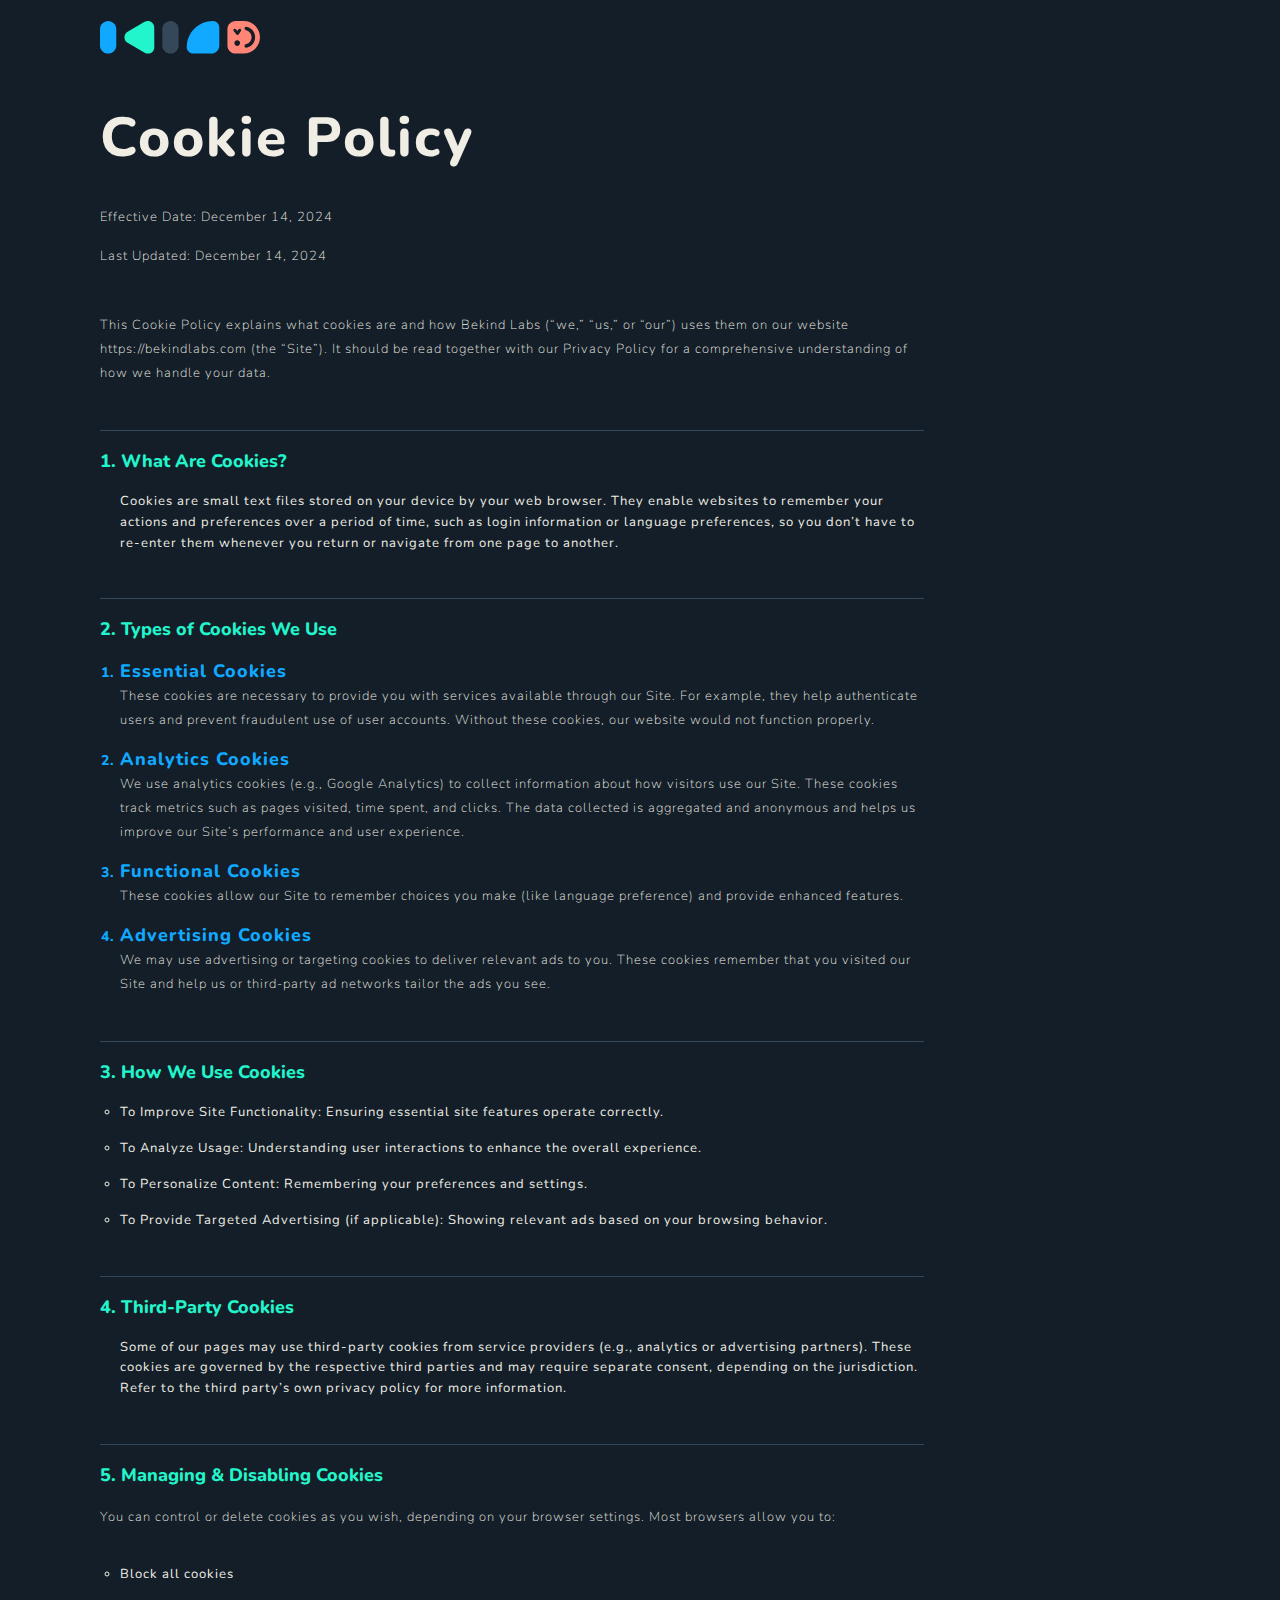
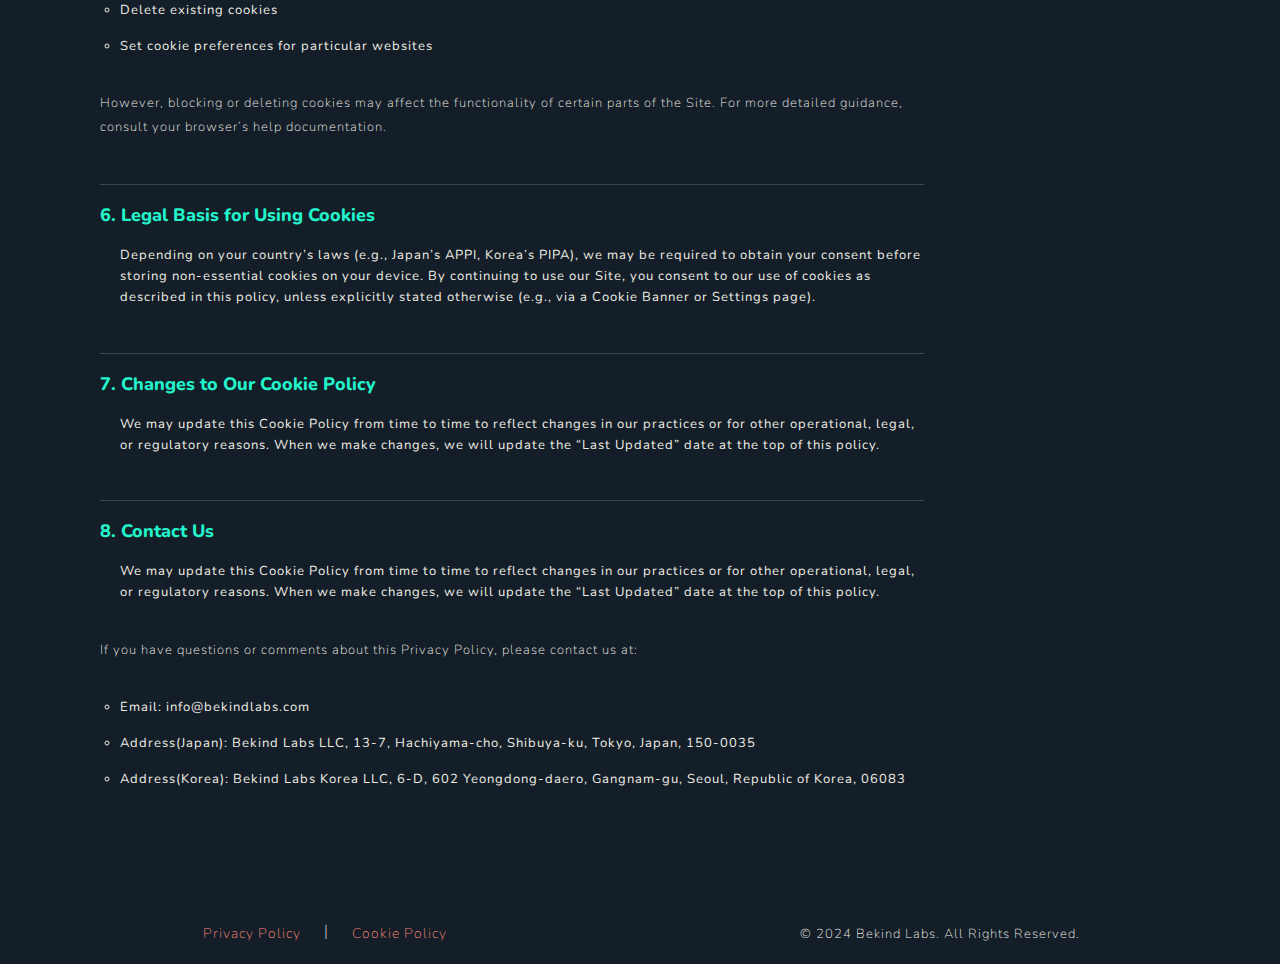
<file: cookie-policy.html>
<!DOCTYPE html>
<html lang="EN">
    <head>
        <meta charset="UTF-8">
        <meta http-equiv="X-UA-Compatible" content="IE=edge">
        <meta name="viewport" content="width=device-width, initial-scale=1.0">
        <title>Always Be Kind!</title>
        <link rel="preconnect" href="https://fonts.googleapis.com">
        <link rel="preconnect" href="https://fonts.gstatic.com" crossorigin>
        <link href="https://fonts.googleapis.com/css2?family=Nunito:ital,wght@0,200..1000;1,200..1000&display=swap" rel="stylesheet">
        <link rel="stylesheet" href="css/main.css">
        <script src="scripts/script.js" defer></script>

        <!-- ICO 파일 -->
        <link rel="icon" href="img/favicon.ico?v=2" type="image/x-icon">


    </head>
<body>
    <header>
        <div class="header-sub">
            <a href="http://bekindlabs.com"><img src="img/logo_KIND.svg" alt="Bekind Labs Logo" class="header__logo"></a>
        <!-- <div class="navigation">
            <input type="checkbox" class="navigation__checkbox" id="navi-toggle">
    
            <label for="navi-toggle" class="navigation__button">
                <span class="navigation__icon">&nbsp;</span>
            </label>
    
            <div class="navigation__background">&nbsp;</div>
    
            <nav class="navigation__nav">
                <ul class="navigation__list">
                    <li class="navigation__item"><a href="#section1" class="navigation__link"><span>01</span>Our vision</a></li>
                    <li class="navigation__item"><a href="#section2" class="navigation__link"><span>01</span>Our vision</a></li>
                    <li class="navigation__item"><a href="#section3" class="navigation__link"><span>02</span>What we offer</a></li>
                    <li class="navigation__item"><a href="#section4" class="navigation__link"><span>03</span>Our methodology</a></li>
                    <li class="navigation__item"><a href="#section5" class="navigation__link"><span>04</span>Careers</a></li>
                    <li class="navigation__item"><a href="#section6" class="navigation__link"><span>05</span>Contact us</a></li>
                </ul>
            </nav>
        </div> -->
        </div>
    
    </header>

    <main>
        <section class="subpages">
            <h1 class="subpages--h1">Cookie Policy </h1>
            <div>
                <p class="subpages--p">Effective Date: December 14, 2024</p>
                <p class="subpages--p">Last Updated: December 14, 2024</p>
            </div>

            <p class="subpages--p">
                This Cookie Policy explains what cookies are and how Bekind Labs (“we,” “us,” or “our”)
                uses them on our website https://bekindlabs.com (the “Site”). It should be read together 
                with our Privacy Policy for a comprehensive understanding of how we handle your data.
            </p>

            <div class="subpages__container">
                <h4 class="subpages--h3">1. What Are Cookies?</h4>
                <ul class="subpages__list-item subpages__list-item--none">
                    <li class="subpages--p">
                        Cookies are small text files stored on your device by your web browser. They enable websites 
                        to remember your actions and preferences over a period of time, such as login information or 
                        language preferences, so you don’t have to re-enter them whenever you return or navigate from 
                        one page to another.  
                    </li>
                </ul>
            </div>

            <div class="subpages__container">
                <h4 class="subpages--h3">2. Types of Cookies We Use</h4>
                <ul class="subpages__list-item subpages__list-item--number">
                    <li>
                        <h5 class="subpages--h5">Essential Cookies</h5>
                        <p class="subpages--p">
                            These cookies are necessary to provide you with services available through our Site. 
                            For example, they help authenticate users and prevent fraudulent use of user accounts. 
                            Without these cookies, our website would not function properly.
                        </p>
                    </li>
                    <li>
                        <h5 class="subpages--h5">Analytics Cookies</h5>
                        <p class="subpages--p">
                            We use analytics cookies (e.g., Google Analytics) to collect information about how visitors 
                            use our Site. These cookies track metrics such as pages visited, time spent, and clicks. 
                            The data collected is aggregated and anonymous and helps us improve our Site’s performance and 
                            user experience.
                        </p>
                    </li>
                    <li>
                        <h5 class="subpages--h5">Functional Cookies</h5>
                        <p class="subpages--p">
                            These cookies allow our Site to remember choices you make (like language preference) and provide 
                            enhanced features.
                        </p>
                    </li>
                    <li>
                        <h5 class="subpages--h5">Advertising Cookies</h5>
                        <p class="subpages--p">
                            We may use advertising or targeting cookies to deliver relevant ads to you. These cookies remember 
                            that you visited our Site and help us or third-party ad networks tailor the ads you see.  
                        </p>
                    </li>
                </ul>
            </div>

            <div class="subpages__container">
                <h4 class="subpages--h3">3. How We Use Cookies</h4>
                <ul class="subpages__list-item subpages__list-item--bullet">
                    <li class="subpages--p">To Improve Site Functionality: Ensuring essential site features operate correctly.</li>
                    <li class="subpages--p">To Analyze Usage: Understanding user interactions to enhance the overall experience.</li>
                    <li class="subpages--p">To Personalize Content: Remembering your preferences and settings.</li>
                    <li class="subpages--p">To Provide Targeted Advertising (if applicable): Showing relevant ads based on your browsing behavior.</li>
                </ul>
            </div>

            <div class="subpages__container">
                <h4 class="subpages--h3">4. Third-Party Cookies</h4>
                <ul class="subpages__list-item subpages__list-item--none">
                    <li class="subpages--p">
                        Some of our pages may use third-party cookies from service providers (e.g., analytics or advertising 
                        partners). These cookies are governed by the respective third parties and may require separate consent, 
                        depending on the jurisdiction. Refer to the third party’s own privacy policy for more information.
                    </li>
                </ul>
            </div>

            <div class="subpages__container">
                <h4 class="subpages--h3">5. Managing & Disabling Cookies</h4>
                <p class="subpages--p">You can control or delete cookies as you wish, depending on your browser settings. Most browsers allow you to:</p>
                <ul class="subpages__list-item subpages__list-item--bullet">
                    <li class="subpages--p">Block all cookies</li>
                    <li class="subpages--p">Delete existing cookies</li>
                    <li class="subpages--p">Set cookie preferences for particular websites</li>
                </ul>
                <p class="subpages--p">
                    However, blocking or deleting cookies may affect the functionality of certain parts of the Site. 
                    For more detailed guidance, consult your browser’s help documentation.
                </p>
            </div>

            <div class="subpages__container">
                <h4 class="subpages--h3">6. Legal Basis for Using Cookies</h4>
                <ul class="subpages__list-item subpages__list-item--none">
                    <li class="subpages--p">
                        Depending on your country’s laws (e.g., Japan’s APPI, Korea’s PIPA), we may be required to obtain your 
                        consent before storing non-essential cookies on your device. By continuing to use our Site, you consent 
                        to our use of cookies as described in this policy, unless explicitly stated otherwise (e.g., via a Cookie 
                        Banner or Settings page).
                    </li>
                </ul>
            </div>

            <div class="subpages__container">
                <h4 class="subpages--h3">7. Changes to Our Cookie Policy</h4>
                <ul class="subpages__list-item subpages__list-item--none">
                    <li class="subpages--p">
                        We may update this Cookie Policy from time to time to reflect changes in our practices or for other operational,
                        legal, or regulatory reasons. When we make changes, we will update the “Last Updated” date at the top of this 
                        policy.
                    </li>
                </ul>
            </div>

            <div class="subpages__container">
                <h4 class="subpages--h3">8. Contact Us</h4>
                <ul class="subpages__list-item subpages__list-item--none">
                    <li class="subpages--p">
                        We may update this Cookie Policy from time to time to reflect changes in our practices or for other operational,
                        legal, or regulatory reasons. When we make changes, we will update the “Last Updated” date at the top of this 
                        policy.
                    </li>
                </ul>
                <p class="subpages--p">If you have questions or comments about this Privacy Policy, please contact us at: </p>
                <ul class="subpages__list-item subpages__list-item--bullet">
                    <li class="subpages--p">Email: info@bekindlabs.com</li>
                    <li class="subpages--p">Address(Japan): Bekind Labs LLC, 13-7, Hachiyama-cho, Shibuya-ku, Tokyo, Japan, 150-0035</li>
                    <li class="subpages--p">Address(Korea): Bekind Labs Korea LLC, 6-D, 602 Yeongdong-daero, Gangnam-gu, Seoul, Republic of Korea, 06083</li>
                </ul>
            </div>
            
        </section>

    </main>
    <footer class="footer">
        <div class="footer__policy">
            <p class="section__p"> 
                <a class="btn-text" href="/privacy-policy.html" target="_blank">Privacy Policy</a>
            </p>
            <p class="section__p"> | </p>
            <p class="section__p"> 
                <a class="btn-text" href="/cookie-policy.html" target="_blank">Cookie Policy</a>
            </p>
        </div>
        <div>
            <p class="footer__text">&copy; 2024 Bekind Labs. All Rights Reserved.</p>
        </div>
        
        
    </footer>

    <!-- <script src="https://cdnjs.cloudflare.com/ajax/libs/gsap/3.11.5/gsap.min.js"></script>
    <script src="https://cdnjs.cloudflare.com/ajax/libs/gsap/3.11.5/ScrollTrigger.min.js"></script>
    <script src="https://cdnjs.cloudflare.com/ajax/libs/gsap/3.12.1/ScrollToPlugin.min.js"></script>
    <script src="https://cdn.jsdelivr.net/gh/studio-freight/lenis@1/bundled/lenis.min.js"></script> -->

</body>
</html>
</file>
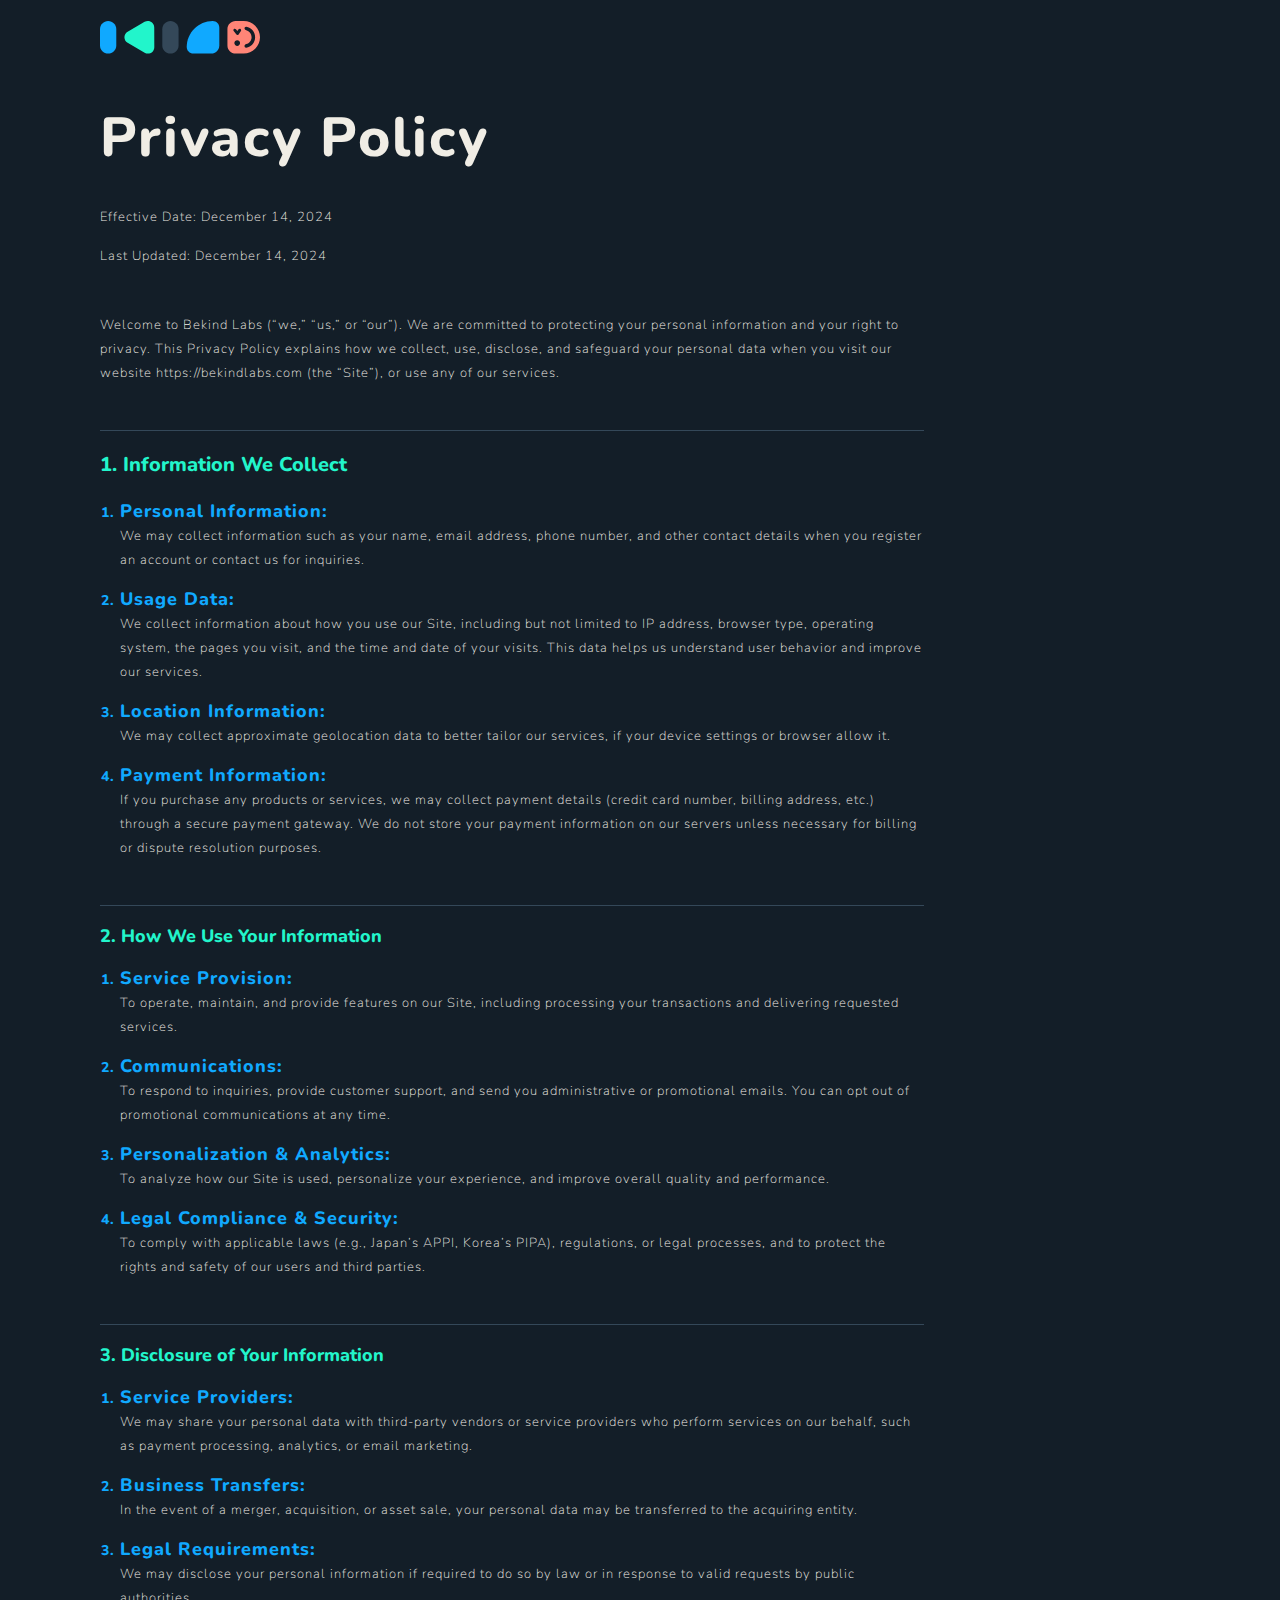
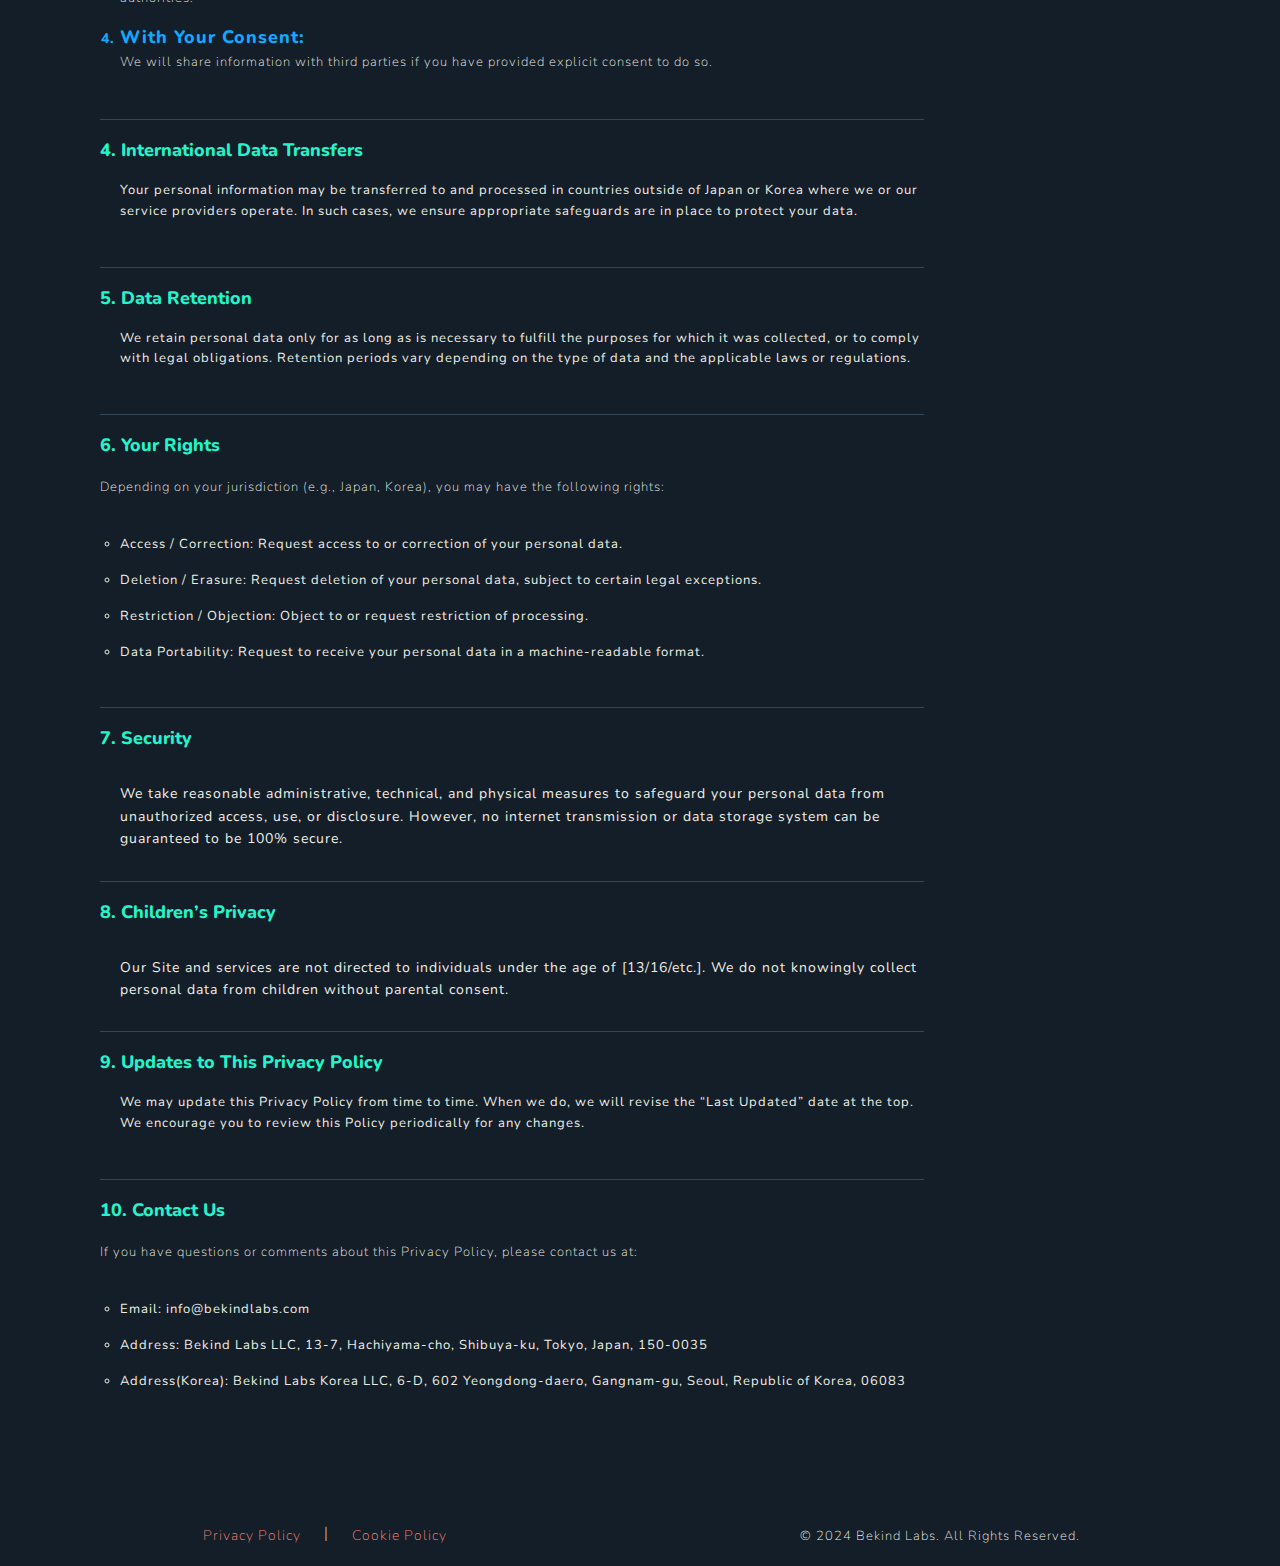
<file: privacy-policy.html>
<!DOCTYPE html>
<html lang="EN">
    <head>
        <meta charset="UTF-8">
        <meta http-equiv="X-UA-Compatible" content="IE=edge">
        <meta name="viewport" content="width=device-width, initial-scale=1.0">
        <title>Always Be Kind!</title>
        <link rel="preconnect" href="https://fonts.googleapis.com">
        <link rel="preconnect" href="https://fonts.gstatic.com" crossorigin>
        <link href="https://fonts.googleapis.com/css2?family=Nunito:ital,wght@0,200..1000;1,200..1000&display=swap" rel="stylesheet">
        <link rel="stylesheet" href="css/main.css">
        <!-- <script src="scripts/script.js" defer></script> -->

        <!-- ICO 파일 -->
        <link rel="icon" href="img/favicon.ico?v=2" type="image/x-icon">


    </head>
<body>
    <header>
        <div class="header-sub">
            <a href="http://bekindlabs.com"><img src="img/logo_KIND.svg" alt="Bekind Labs Logo" class="header__logo"></a>
        <!-- <div class="navigation">
            <input type="checkbox" class="navigation__checkbox" id="navi-toggle">
    
            <label for="navi-toggle" class="navigation__button">
                <span class="navigation__icon">&nbsp;</span>
            </label>
    
            <div class="navigation__background">&nbsp;</div>
    
            <nav class="navigation__nav">
                <ul class="navigation__list">
                    <li class="navigation__item"><a href="#section1" class="navigation__link"><span>01</span>Our vision</a></li>
                    <li class="navigation__item"><a href="#section2" class="navigation__link"><span>01</span>Our vision</a></li>
                    <li class="navigation__item"><a href="#section3" class="navigation__link"><span>02</span>What we offer</a></li>
                    <li class="navigation__item"><a href="#section4" class="navigation__link"><span>03</span>Our methodology</a></li>
                    <li class="navigation__item"><a href="#section5" class="navigation__link"><span>04</span>Careers</a></li>
                    <li class="navigation__item"><a href="#section6" class="navigation__link"><span>05</span>Contact us</a></li>
                </ul>
            </nav>
        </div> -->
        </div>
    
    </header>

    <main>
        <section class="subpages">
            <h1 class="subpages--h1">Privacy Policy </h1>
            <div>
                <p class="subpages--p">Effective Date: December 14, 2024</p>
                <p class="subpages--p">Last Updated: December 14, 2024</p>
            </div>

            <p class="subpages--p">
                Welcome to Bekind Labs (“we,” “us,” or “our”). We are committed to protecting your personal information 
                and your right to privacy. This Privacy Policy explains how we collect, use, disclose, and safeguard your 
                personal data when you visit our website https://bekindlabs.com (the “Site”), or use any of our services.
            </p>
            <div class="subpages__container">
                <h3 class="subpages--h3">1. Information We Collect</h3>
                <ul class="subpages__list-item subpages__list-item--number">
                    <li>
                        <h5 class="subpages--h5">Personal Information: </h5>
                        <p class="subpages--p">
                            We may collect information such as your name, email address, phone number, and other contact details 
                            when you register an account or contact us for inquiries.
                        </p>
                    </li>
                    <li>
                        <h5 class="subpages--h5">Usage Data: </h5>
                        <p class="subpages--p">
                            We collect information about how you use our Site, including but not limited to IP address, browser type,
                            operating system, the pages you visit, and the time and date of your visits. This data helps us understand 
                            user behavior and improve our services.
                        </p>
                    </li>
                    <li>
                        <h5 class="subpages--h5">Location Information: </h5>
                        <p class="subpages--p">
                            We may collect approximate geolocation data to better tailor our services, if your device settings or 
                            browser allow it.
                        </p>
                    </li>
                    <li>
                        <h5 class="subpages--h5">Payment Information: </h5>
                        <p class="subpages--p">
                            If you purchase any products or services, we may collect payment details (credit card number, billing 
                            address, etc.) through a secure payment gateway. We do not store your payment information on our servers 
                            unless necessary for billing or dispute resolution purposes.  
                        </p>
                    </li> 
                </ul>
            </div>
            
            <div class="subpages__container">
                <h4 class="subpages--h3">2. How We Use Your Information</h4>
                <ul class="subpages__list-item subpages__list-item--number">
                    <li>
                        <h5 class="subpages--h5">Service Provision: </h5>
                        <p class="subpages--p">
                            To operate, maintain, and provide features on our Site, including processing your transactions and 
                            delivering requested services.
                        </p>
                    </li>
                    <li>
                        <h5 class="subpages--h5">Communications:  </h5>
                        <p class="subpages--p">
                            To respond to inquiries, provide customer support, and send you administrative or promotional emails. 
                            You can opt out of promotional communications at any time.
                        </p>
                    </li>
                    <li>
                        <h5 class="subpages--h5">Personalization & Analytics: </h5>
                        <p class="subpages--p">
                            To analyze how our Site is used, personalize your experience, and improve overall quality and performance.
                        </p>
                    </li>
                    <li>
                        <h5 class="subpages--h5">Legal Compliance & Security: </h5>
                        <p class="subpages--p">
                            To comply with applicable laws (e.g., Japan’s APPI, Korea’s PIPA), regulations, or legal processes, 
                            and to protect the rights and safety of our users and third parties.    
                        </p>
                    </li> 
                </ul>
            </div>

            <div class="subpages__container">
                <h4 class="subpages--h3">3. Disclosure of Your Information</h4>
                <ul class="subpages__list-item subpages__list-item--number">
                    <li>
                        <h5 class="subpages--h5">Service Providers: </h5>
                        <p class="subpages--p">
                            We may share your personal data with third-party vendors or service providers who perform services 
                            on our behalf, such as payment processing, analytics, or email marketing.
                        </p>
                    </li>
                    <li>
                        <h5 class="subpages--h5">Business Transfers: </h5>
                        <p class="subpages--p">
                            In the event of a merger, acquisition, or asset sale, your personal data may be transferred to the 
                            acquiring entity.
                        </p>
                    </li>
                    <li>
                        <h5 class="subpages--h5">Legal Requirements:</h5>
                        <p class="subpages--p">
                            We may disclose your personal information if required to do so by law or in response to valid 
                            requests by public authorities.

                        </p>
                    </li>
                    <li>
                        <h5 class="subpages--h5">With Your Consent:</h5>
                        <p class="subpages--p">
                            We will share information with third parties if you have provided explicit consent to do so.
                        </p>
                    </li>
                </ul>
            </div>

            <div class="subpages__container">
                <h4 class="subpages--h3">4. International Data Transfers</h4>
                <ul class="subpages__list-item subpages__list-item--none">
                    <li class="subpages--p">
                        Your personal information may be transferred to and processed in countries outside of Japan or 
                        Korea where we or our service providers operate. In such cases, we ensure appropriate safeguards 
                        are in place to protect your data.
                     </li>
                </ul>
            </div>

            <div class="subpages__container">
                <h4 class="subpages--h3">5. Data Retention</h4>
                <ul class="subpages__list-item subpages__list-item--none">
                    <li class="subpages--p">
                        We retain personal data only for as long as is necessary to fulfill the purposes for which it was 
                        collected, or to comply with legal obligations. Retention periods vary depending on the type of data 
                        and the applicable laws or regulations.
                     </li>
                </ul>
            </div>

            <div class="subpages__container">
                <h4 class="subpages--h3">6. Your Rights</h4>
                <p class="subpages--p">
                    Depending on your jurisdiction (e.g., Japan, Korea), you may have the following rights:
                </p>
                <ul class="subpages__list-item subpages__list-item--bullet">
                    <li class="subpages--p"> Access / Correction: Request access to or correction of your personal data.</li>
                    <li class="subpages--p"> Deletion / Erasure: Request deletion of your personal data, subject to certain legal exceptions.</li>
                    <li class="subpages--p"> Restriction / Objection: Object to or request restriction of processing.</li>
                    <li class="subpages--p"> Data Portability: Request to receive your personal data in a machine-readable format.</li>
                </ul>
            </div>

            <div class="subpages__container">
                <h4 class="subpages--h3">7. Security</h4>
                <ul class="subpages__list-item subpages__list-item--none">
                    <li class="subpages--p"></li>
                        We take reasonable administrative, technical, and physical measures to safeguard your personal data from 
                        unauthorized access, use, or disclosure. However, no internet transmission or data storage system can be 
                        guaranteed to be 100% secure.
                     </li>
                </ul>
            </div>

            <div class="subpages__container">
                <h4 class="subpages--h3">8. Children’s Privacy</h4>
                <ul class="subpages__list-item subpages__list-item--none">
                    <li class="subpages--p"></li>
                        Our Site and services are not directed to individuals under the age of [13/16/etc.]. We do not knowingly 
                        collect personal data from children without parental consent.
                     </li>
                </ul>
            </div>

            <div class="subpages__container">
                <h4 class="subpages--h3">9. Updates to This Privacy Policy</h4>
                <ul class="subpages__list-item subpages__list-item--none">
                    <li class="subpages--p">
                        We may update this Privacy Policy from time to time. When we do, we will revise the “Last Updated” date 
                        at the top. We encourage you to review this Policy periodically for any changes.
     
                     </li>
                </ul>
            </div>

            <div class="subpages__container">
                <h4 class="subpages--h3">10. Contact Us</h4>
                <p class="subpages--p">
                    If you have questions or comments about this Privacy Policy, please contact us at: 
                </p>
                <ul class="subpages__list-item subpages__list-item--bullet">
                    <li class="subpages--p">Email: info@bekindlabs.com</li>
                    <li class="subpages--p">Address: Bekind Labs LLC, 13-7, Hachiyama-cho, Shibuya-ku, Tokyo, Japan, 150-0035</li>
                    <li class="subpages--p">Address(Korea): Bekind Labs Korea LLC, 6-D, 602 Yeongdong-daero, Gangnam-gu, Seoul, Republic of Korea, 06083</li>
                </ul>
            </div>

        </section>

    </main>
    <footer class="footer">
        <div class="footer__policy">
            <p class="section__p"> 
                <a class="btn-text" href="/privacy-policy.html" target="_blank">Privacy Policy</a>
            </p>
            <p class="section__p"> | </p>
            <p class="section__p"> 
                <a class="btn-text" href="/cookie-policy.html" target="_blank">Cookie Policy</a>
            </p>
        </div>
        <div>
            <p class="footer__text">&copy; 2024 Bekind Labs. All Rights Reserved.</p>
        </div>
        
        
    </footer>

    <!-- <script src="https://cdnjs.cloudflare.com/ajax/libs/gsap/3.11.5/gsap.min.js"></script>
    <script src="https://cdnjs.cloudflare.com/ajax/libs/gsap/3.11.5/ScrollTrigger.min.js"></script>
    <script src="https://cdnjs.cloudflare.com/ajax/libs/gsap/3.12.1/ScrollToPlugin.min.js"></script>
    <script src="https://cdn.jsdelivr.net/gh/studio-freight/lenis@1/bundled/lenis.min.js"></script> -->

</body>
</html>
</file>
<file: css/main.css>
@charset "UTF-8";
/*
0 - 600px:      Phone
600 - 900px:    Tablet portrait
900 - 1200px:   Tablet landscape
[1200 - 1800] is where our normal styles apply
1800px + :      Big desktop

$breakpoint arguement choices:
- phone
- tab-port
- tab-land
- big-desktop

ORDER: Base + typography > general layout + grid > page layout > components

1em = 16px
*/
* {
  margin: 0;
  padding: 0;
}

*,
*::before,
*::after {
  box-sizing: inherit;
}

a {
  text-decoration: none;
  color: inherit;
}

html, body {
  overflow: auto;
  -webkit-overflow-scrolling: touch; /* 부드러운 스크롤 */
}

html {
  box-sizing: border-box;
  font-size: 62.5%;
}

body {
  font-family: "Nunito", sans-serif;
  line-height: 1.6;
  color: #F0EDE5;
  background-color: #131E28;
}

.orange {
  color: #FF8577;
}

.turquoise {
  color: #22F5CB;
}

.blue {
  color: #10A9FF;
}

.yellow {
  color: #FFE588;
}

.bold {
  font-weight: 800;
}

.bkl-light-blue {
  color: #CFEED1;
}

.bkl-deep-blue {
  color: #10A9FF;
}

.split > span {
  display: inline-block;
}

body {
  font-family: "Nunito", sans-serif;
  line-height: 1.6;
}

h1 {
  font-size: 5.5rem;
  font-style: normal;
  font-weight: 800;
  line-height: normal;
  letter-spacing: 2px;
}
@media only screen and (max-width: 900px) {
  h1 {
    font-size: 4rem;
  }
}

h2 {
  font-size: 4rem;
  font-weight: 100;
  line-height: normal;
}

h3 {
  font-size: 2rem;
  font-weight: 100;
  line-height: 2.8rem;
  text-align: center;
}

h4 {
  font-size: 2rem;
  font-weight: 800;
  line-height: 2.5rem;
}
@media only screen and (max-width: 1400px) {
  h4 {
    font-size: 1.8rem;
    line-height: 2rem;
  }
}
@media only screen and (max-width: 900px) {
  h4 {
    font-size: 2rem;
    line-height: 2.5rem;
  }
}

h5 {
  font-size: 1.8rem;
  font-weight: 100;
  line-height: 2.5rem;
}

p {
  font-size: 1.6rem;
  font-style: normal;
  font-weight: 100;
  line-height: 2.4rem;
  letter-spacing: 1px;
}

.career-list {
  font-size: 1.6rem;
  font-style: normal;
  font-weight: 100;
  line-height: 2.4rem;
  letter-spacing: 1px;
}

.btn {
  font-family: "Nunito", sans-serif;
  font-weight: 700;
  font-size: 1.8rem;
  min-width: 30rem;
  align-self: center;
}
.btn, .btn:link, .btn:visited {
  text-transform: uppercase;
  text-decoration: none;
  text-align: center;
  padding: 1.5rem 4rem;
  display: inline-block;
  border-radius: 10rem;
  transition: all 0.2s;
  position: relative;
  border: none;
  cursor: pointer;
}
.btn:hover {
  transform: translateY(-3px);
  box-shadow: 0 1rem 2rem rgba(19, 30, 40, 0.2);
}
.btn:active, .btn:focus {
  outline: none;
  transform: translateY(-1px);
  box-shadow: 0 0.5rem 1rem rgba(19, 30, 40, 0.2);
}
.btn--white {
  background-color: #F0EDE5;
  color: #344859;
}
.btn--white::after {
  background-color: #F0EDE5;
}
.btn--pink {
  background-color: #FF2768;
  color: #F0EDE5;
}
.btn--pink::after {
  background-color: #FF2768;
}
.btn--light-blue {
  background-color: #10A9FF;
  color: #F0EDE5;
}
.btn--light-blue::after {
  background-color: #10A9FF;
}
.btn--cookie-accept {
  background-color: #10A9FF;
  color: #F0EDE5;
  font-size: 1.4rem;
  color: #131E28;
  font-weight: 600;
}
.btn--cookie-accept::after {
  background-color: #10A9FF;
}
.btn--cookie-decline {
  background-color: #131E28;
  color: #F0EDE5;
  font-size: 1.4rem;
}
.btn--cookie-decline::after {
  background-color: #131E28;
}
.btn::after {
  content: "";
  display: inline-block;
  height: 100%;
  width: 100%;
  border-radius: 10rem;
  position: absolute;
  top: 0;
  left: 0;
  z-index: -1;
  transition: all 0.4s;
}
.btn--animated {
  animation: moveInBottom 0.5s ease-out 0.75s;
  animation-fill-mode: backwards;
}

.btn-text:link, .btn-text:visited {
  font-size: 1.4rem;
  color: #FF8577;
  display: inline-block;
  text-decoration: none;
  padding: 3px;
  transition: all 0.2s;
}
.btn-text:hover {
  background-color: #FF8577;
  color: #F0EDE5;
  box-shadow: 0 1rem 2rem rgba(19, 30, 40, 0.15);
  transform: translateY(-2px);
}
.btn-text:active {
  box-shadow: 0 0.5rem 1rem rgba(19, 30, 40, 0.15);
  transform: translateY(0);
}

#header {
  height: 8rem;
  width: 100%;
  background-color: #131E28;
  position: fixed;
  top: 0;
  left: 0;
  opacity: 0;
  visibility: hidden;
  transition: opacity 0.5s ease-in-out;
  display: flex;
  align-items: center;
  padding: 0 12rem;
  z-index: 1000;
}
@media only screen and (min-width: 1800px) {
  #header {
    padding: 0 24rem;
  }
}
@media only screen and (max-width: 1200px) {
  #header {
    padding: 0 6rem;
  }
}
@media only screen and (max-width: 900px) {
  #header {
    padding: 0 3rem;
  }
}

.header-sub {
  height: 8rem;
  width: 100%;
  background-color: #131E28;
  position: fixed;
  top: 0;
  left: 0;
  display: flex;
  align-items: center;
  padding: 0 10rem;
  z-index: 1000;
}
@media only screen and (min-width: 1800px) {
  .header-sub {
    padding: 0 20rem;
  }
}
@media only screen and (max-width: 1200px) {
  .header-sub {
    padding: 0 6rem;
  }
}
@media only screen and (max-width: 900px) {
  .header-sub {
    padding: 0 3rem;
  }
}

.header__logo {
  width: auto;
}

/* 드롭다운 버튼 스타일 */
.language-dropdown {
  position: relative;
  display: inline-block;
  margin-left: auto;
  margin-right: 4rem;
}

.dropdown-btn {
  background-color: #131E28; /* 버튼 색상 */
  color: white;
  padding: 1rem 2rem;
  font-size: 1.4rem;
  border: none;
  cursor: pointer;
  border-radius: 6rem;
  transition: background-color 0.3s ease;
  display: flex;
  align-items: center; /* 텍스트와 아이콘을 수평 정렬 */
}

.dropdown-btn:hover {
  background-color: #344859; /* 마우스 오버 시 색상 */
}

.arrow-down {
  margin-left: 8px;
  border-left: 4px solid transparent;
  border-right: 4px solid transparent;
  border-top: 5px solid #F0EDE5;
  content: "";
}

/* 드롭다운 메뉴 스타일 */
.dropdown-content {
  display: none;
  position: absolute;
  background-color: #F0EDE5;
  min-width: 10rem;
  box-shadow: 0px 8px 16px rgba(0, 0, 0, 0.2);
  z-index: 1;
  border-radius: 5px;
}

.dropdown-content a {
  font-size: 1.2rem;
  color: #131E28;
  padding: 12px 16px;
  text-decoration: none;
  display: block;
  transition: background-color 0.3s ease;
}

.dropdown-content a:hover {
  color: #10A9FF; /* 링크 오버 시 색상 */
}

/* 드롭다운 버튼이 클릭될 때 메뉴 표시 */
.language-dropdown:hover .dropdown-content {
  display: block;
}

.footer {
  display: flex;
  min-height: 6rem;
  background-color: #131E28;
  padding: 0 20rem;
  justify-content: space-between; /* 가로 중앙 정렬 */
  align-items: center;
  gap: 2rem;
}
@media only screen and (max-width: 900px) {
  .footer {
    flex-direction: column;
    padding: 4rem;
  }
}
.footer__text {
  text-align: center;
  font-size: 1.3rem;
}
.footer__policy {
  display: flex;
  gap: 2rem;
}

.cookie-banner {
  position: fixed;
  bottom: 0;
  left: 0;
  width: 100%;
  background-color: #131E28;
  border-top: 1px solid #344859;
  padding: 16px;
  box-shadow: 0 -2px 10px rgba(0, 0, 0, 0.1);
  z-index: 9999;
}

.cookie-banner-title {
  font-size: 1.4rem;
  font-weight: bold;
  margin: 0 0 8px 0;
}

.cookie-banner-text {
  font-size: 1.2rem;
  line-height: 1.6;
  margin: 0 0 12px 0;
}

.cookie-banner-buttons {
  display: flex;
  gap: 8px;
}

.cookie-banner button {
  background-color: #10A9FF;
  color: #ffffff;
  padding: 8px 12px;
  border: none;
  cursor: pointer;
  border-radius: 4px;
  font-size: 1.2rem;
}

.cookie-banner button:hover {
  background-color: #344859;
}

/* ===== 모달 스타일 ===== */
.modal-overlay {
  display: none; /* 기본은 숨김 */
  position: fixed;
  top: 0;
  left: 0;
  width: 100%;
  height: 100%;
  background-color: rgba(0, 0, 0, 0.5);
  z-index: 10000; /* 배너보다 위에 있어야 함 */
  align-items: center;
  justify-content: center;
}

.modal-content {
  background-color: #F0EDE5; /* 쿠키 배너와 유사한 배경색 */
  border: 1px solid #DBCBBD;
  border-radius: 8px;
  max-width: 420px;
  width: 90%;
  padding: 20px;
  box-shadow: 0 4px 12px rgba(0, 0, 0, 0.1);
}

.modal-title {
  font-size: 1.8rem;
  font-weight: bold;
  margin: 0 0 8px;
  color: #343a40;
}

.modal-desc {
  font-size: 1.4rem;
  color: #344859;
  margin-bottom: 16px;
  line-height: 1.4;
}

.modal-checkbox-group label {
  display: block;
  margin-bottom: 10px;
  font-size: 1.4rem;
  color: #344859;
}

.modal-footer {
  text-align: right;
  margin-top: 16px;
}

.modal-footer button {
  background-color: #10A9FF;
  color: #ffffff;
  padding: 8px 12px;
  border: none;
  border-radius: 4px;
  font-size: 1.2rem;
  cursor: pointer;
  transition: background-color 0.2s;
  margin-left: 8px;
}

.modal-footer button:hover {
  background-color: #344859;
}

.animation-item {
  will-change: transform, opacity;
}

.color-heading {
  display: flex;
  flex-direction: row;
}
@media only screen and (max-width: 900px) {
  .color-heading {
    margin-left: -3rem;
  }
}
.color-heading__text {
  padding-left: 3rem;
  padding-right: 1rem;
  width: 100%;
  align-content: center;
}
@media only screen and (max-width: 900px) {
  .color-heading__text {
    width: 70%;
  }
}
.color-heading__text--turquoise {
  border-radius: 5rem 0 0 5rem;
  background-color: #22F5CB;
  color: #344859;
}
@media only screen and (max-width: 900px) {
  .color-heading__text--turquoise {
    border-radius: 0;
  }
}
.color-heading__text--orange {
  border-radius: 5rem 0 0 5rem;
  background-color: #FF8577;
  color: #F0EDE5;
}
@media only screen and (max-width: 900px) {
  .color-heading__text--orange {
    border-radius: 0;
  }
}
.color-heading__text--blue {
  border-radius: 5rem 0 0 5rem;
  background-color: #10A9FF;
  color: #F0EDE5;
}
@media only screen and (max-width: 900px) {
  .color-heading__text--blue {
    border-radius: 0;
  }
}
.color-heading__text--yellow {
  border-radius: 5rem 0 0 5rem;
  background-color: #FFE588;
  color: #344859;
}
@media only screen and (max-width: 900px) {
  .color-heading__text--yellow {
    border-radius: 0;
  }
}
.color-heading__image {
  height: 6.8rem;
  margin-left: -0.2rem;
}

.section {
  display: flex;
  padding: 10rem 10rem;
  flex-direction: column;
  justify-content: center;
  width: 100vw;
  height: 100vh;
  gap: 3rem;
  overflow: hidden;
}
@media only screen and (min-width: 1800px) {
  .section {
    padding: 10rem 20rem;
  }
}
@media only screen and (max-width: 1200px) {
  .section {
    padding: 10rem 6rem;
  }
}
@media only screen and (max-width: 900px) {
  .section {
    padding: 10rem 3rem;
  }
}
.section__container {
  display: flex;
  gap: 6rem;
}
@media only screen and (max-width: 1400px) {
  .section__container {
    gap: 3rem;
  }
}
@media only screen and (max-width: 1200px) {
  .section__container {
    gap: 3rem;
  }
}
@media only screen and (max-width: 900px) {
  .section__container {
    display: flex;
    flex-direction: column;
  }
}
.section__column {
  display: flex;
  flex-direction: column;
  gap: 2rem;
  flex: 1;
}
.section--policy {
  background-color: #131E28;
  gap: 6rem;
}
.section--home {
  height: 100vh;
  background-color: #131E28;
  gap: 6rem;
  align-items: center;
}
.section--vision {
  height: auto;
  background-color: #344859;
}
@media only screen and (max-width: 900px) {
  .section--vision {
    height: auto;
  }
}
.section--offer {
  height: auto;
  background-color: #131E28;
}
@media only screen and (max-width: 900px) {
  .section--offer {
    height: auto;
  }
}
.section--methodology {
  height: auto;
  background-color: #344859;
}
@media only screen and (max-width: 900px) {
  .section--methodology {
    height: auto;
  }
}
.section--careers {
  height: auto;
  background-color: #131E28;
}
.section--contact {
  height: auto;
  background-color: #344859;
}
@media only screen and (max-width: 900px) {
  .section--contact {
    height: auto;
  }
}
.section__header {
  display: flex;
  gap: 1rem;
  align-items: center;
  color: #FF8577;
  margin-bottom: 6rem;
}
.section__title-icon {
  height: 2rem;
}
.section__h1 {
  text-align: center;
  margin: 0 auto;
  max-width: 80rem;
}
@media only screen and (max-width: 900px) {
  .section__h1 {
    text-align: left;
    margin: 0;
  }
}
.section__h2 {
  margin-bottom: 2rem;
  text-align: center;
  margin: 0 auto;
}
@media only screen and (max-width: 900px) {
  .section__h2 {
    text-align: left;
  }
}
.section__h3 {
  color: #22F5CB;
  max-width: 60%;
}
.section__h3--white {
  color: #F0EDE5;
  margin: 0 auto;
  margin-bottom: 8rem;
  max-width: 60%;
  text-align: center;
}
@media only screen and (max-width: 900px) {
  .section__h3--white {
    text-align: left;
    max-width: 100%;
  }
}
.section__h4 {
  color: #F0EDE5;
}
.section__h4--jp {
  color: #F0EDE5;
  font-size: 1.5rem;
  font-weight: 400;
}
.section__p {
  color: #F0EDE5;
}
.section__p--jp {
  color: #F0EDE5;
  font-size: 1.3rem;
}

.home-container {
  margin: 0 auto;
  display: flex;
  flex-direction: column;
  align-items: center;
  gap: 5rem;
}
.home-container__text {
  color: #F0EDE5; /* 이 변수는 프로젝트 전체에서 재사용된다면 그대로 유지 */
  justify-content: center;
  text-align: center !important; /* 부모의 정렬 상태와 다를 경우 필요 */
}
@media only screen and (max-width: 900px) {
  .home-container__text {
    margin-top: -10rem;
  }
}
.home-container__logo {
  display: flex;
  justify-content: center; /* 부모의 정렬 상태와 다를 경우 필요 */
}
.home-container__logo img {
  width: 100%;
  height: auto;
}
@media only screen and (max-width: 900px) {
  .home-container__logo img {
    width: 80%;
  }
}

.text-wrap {
  display: flex;
  flex-direction: column;
  gap: 2rem;
  margin-left: 3rem;
}
@media only screen and (max-width: 900px) {
  .text-wrap {
    margin-left: 0;
  }
}

.bg-video {
  position: absolute;
  top: 0;
  left: 0;
  height: 100%;
  width: 100%;
  z-index: -2;
  opacity: 0.15;
  overflow: hidden;
}
.bg-video::after {
  content: "";
  position: absolute;
  top: 0;
  left: 0;
  width: 100%;
  height: 100%;
  background: linear-gradient(to bottom right, rgb(0, 0, 0), rgba(0, 0, 0, 0.2));
  z-index: 0;
  pointer-events: none; /* 비디오 상호작용 방지 */
}
.bg-video__content {
  height: 100%;
  width: 100%;
  -o-object-fit: cover;
     object-fit: cover;
}

.career-list li:not(:last-child) {
  margin-bottom: 1.2rem; /* 마지막 아이템 제외, 나머지 아이템들 사이에 1.2rem 간격 */
}

.career-list__li {
  margin-left: 2rem;
  line-height: 2rem;
}

.subpages {
  display: flex;
  flex-direction: column;
  padding: 10rem 10rem;
  width: 80vw;
  height: auto;
  gap: 3rem;
  overflow: hidden;
}
.subpages__container {
  display: flex;
  flex-direction: column;
  gap: 2rem;
  padding-top: 2rem;
  border-top: 1px solid #344859;
}
@media only screen and (min-width: 1800px) {
  .subpages {
    padding: 10rem 20rem;
  }
}
@media only screen and (max-width: 1200px) {
  .subpages {
    padding: 10rem 6rem;
  }
}
@media only screen and (max-width: 900px) {
  .subpages {
    padding: 10rem 3rem;
    width: 100vw;
  }
}
.subpages--h1 {
  text-align: left;
}
.subpages--h3 {
  text-align: left;
  font-weight: 800;
  color: #22F5CB;
}
.subpages--h4 {
  text-align: left;
  color: #10A9FF;
}
.subpages--h5 {
  text-align: left;
  font-weight: 800;
  color: #10A9FF;
}
.subpages--p {
  font-size: 1.3rem;
  margin-bottom: 1.5rem;
  color: #F0EDE5;
}
.subpages__list-item {
  font-family: "Nunito", sans-serif;
  font-size: 1.4rem;
  letter-spacing: 1px;
  margin-left: 2rem;
}
.subpages__list-item--bullet {
  list-style: circle;
}
.subpages__list-item--number {
  list-style: decimal;
  text-align: left;
  font-weight: 800;
  color: #10A9FF;
}
.subpages__list-item--none {
  list-style: none;
}

.popup {
  height: 100vh;
  width: 100%;
  position: fixed;
  top: 0;
  left: 0;
  background-color: rgba(19, 30, 40, 0.8);
  z-index: 9999;
  opacity: 0;
  visibility: hidden;
  transition: all 0.3s;
}
@supports ((-webkit-backdrop-filter: blur(10px)) or (backdrop-filter: blur(10px))) {
  .popup {
    -webkit-backdrop-filter: blur(10px);
    backdrop-filter: blur(10px);
    background-color: rgba(19, 30, 40, 0.3);
  }
}
.popup__content {
  position: absolute;
  top: 50%;
  left: 50%;
  transform: translate(-50%, -50%);
  width: 75%;
  background-color: #344859;
  box-shadow: 0 2rem 4rem rgba(19, 30, 40, 0.2);
  border-radius: 3px;
  display: flex;
  overflow: scroll;
  opacity: 0;
  transform: translate(-50%, -50%) scale(0.25);
  transition: all 0.5s 0.2s;
}
@media only screen and (max-width: 900px) {
  .popup__content {
    position: absolute;
    top: 0;
    left: 0;
    width: 100%;
    box-shadow: 0;
    border-radius: 0;
    overflow: scroll;
    display: flex;
    flex-direction: column;
  }
}
.popup__left {
  width: 50%;
  vertical-align: top;
  padding: 3rem 5rem;
}
@media only screen and (max-width: 900px) {
  .popup__left {
    width: 100%;
  }
}
.popup__right {
  width: 50%;
  display: table-cell;
  vertical-align: top;
  padding: 3rem 5rem;
}
@media only screen and (max-width: 900px) {
  .popup__right {
    width: 100%;
  }
}
.popup__img {
  display: block;
  width: 100%;
}
.popup__logo {
  display: block;
  margin-top: 2rem;
  margin-bottom: 4rem;
}
.popup__text {
  font-size: 1.4rem;
  margin-top: 2rem;
  -moz-column-count: 1;
  -moz-column-gap: 4rem;
  -moz-column-rule: 1px solid #DBCBBD;
  column-count: 1;
  column-gap: 4rem;
  column-rule: 1px solid #DBCBBD;
  -webkit-hyphens: auto;
  hyphens: auto;
}
.popup__text--list-item {
  font-size: 1.4rem;
  margin-left: 2rem;
  margin-bottom: 2rem;
}
.popup__text--bold {
  font-weight: 600;
}
.popup:target {
  opacity: 1;
  visibility: visible;
}
.popup:target .popup__content {
  opacity: 1;
  transform: translate(-50%, -50%) scale(1);
}
@media only screen and (max-width: 900px) {
  .popup:target .popup__content {
    transform: translate(0, 0) scale(1);
    overflow: scroll;
  }
}
.popup__close:link, .popup__close:visited {
  color: #F0EDE5;
  position: absolute;
  top: 2.5rem;
  right: 2.5rem;
  font-size: 3rem;
  text-decoration: none;
  display: inline-block;
  transition: all 0.2s;
  line-height: 1;
}
.popup__close:hover {
  color: #FF8577;
}

.scroll-container {
  position: fixed;
  bottom: 20px;
  left: 50%;
  transform: translateX(-50%);
  text-align: center;
  cursor: pointer;
  display: flex;
  flex-direction: column;
  align-items: center;
  opacity: 0.5;
  z-index: 1;
}

.scroll-message {
  font-size: 1.2em;
  color: #F0EDE5;
  margin-bottom: 10px;
}

.scroll-icon {
  width: 30px;
  height: 50px;
  border: 2px solid #F0EDE5;
  border-radius: 25px;
  position: relative;
}

.scroll-ball {
  width: 8px;
  height: 8px;
  background-color: #F0EDE5;
  border-radius: 50%;
  position: absolute;
  top: 8px;
  left: 50%;
  transform: translateX(-50%);
  animation: scrollBallAnimation 1s ease-in-out infinite alternate;
}

@keyframes scrollBallAnimation {
  0% {
    top: 8px;
  }
  100% {
    top: 30px;
  }
}
.intro-wrapper {
  position: relative;
  width: 100vw;
  height: 100vh;
}

/* 각 이미지 컨테이너 */
.img-container {
  position: absolute;
  top: 50%;
  left: 50%;
  /* transform 기준점 중앙으로 잡기 위해 필요 */
  opacity: 0;
}

/* 실제 이미지 스타일 */
.img-container img {
  height: 6rem;
  width: auto; /* 이미지 최종 크기 */
}

/* K: 오른쪽 아래 -> 중앙 (회전 및 스케일 다운) */
.k1 {
  animation: kMove 2.5s ease forwards;
}

@keyframes kMove {
  0% {
    transform: translate(200vw, 200vh) rotate(45deg) scale(100);
    opacity: 0;
  }
  100% {
    transform: translate(-90%, -50%) rotate(0deg) scale(1);
    opacity: 1;
  }
}
.navigation__checkbox {
  display: none;
}
.navigation__button {
  background-color: #131E28;
  display: block;
  height: 5rem;
  width: 5rem;
  position: fixed;
  top: 1.5rem;
  right: 10rem;
  border-radius: 50%;
  z-index: 2000;
  box-shadow: 0 1rem 3rem rgba(19, 30, 40, 0.1);
  text-align: center;
  cursor: pointer;
}
@media only screen and (min-width: 1800px) {
  .navigation__button {
    top: 1.5rem;
    right: 20rem;
  }
}
@media only screen and (max-width: 1200px) {
  .navigation__button {
    top: 1.5rem;
    right: 1.5rem;
  }
}
@media only screen and (max-width: 600px) {
  .navigation__button {
    top: 1.5rem;
    right: 1.5rem;
  }
}
.navigation__background {
  height: 4rem;
  width: 4rem;
  border-radius: 50%;
  position: fixed;
  top: 2rem;
  right: 10.5rem;
  background-image: radial-gradient(#22F5CB, #22F5CB);
  z-index: 1000;
  transition: transform 0.8s cubic-bezier(0.86, 0, 0.07, 1);
}
@media only screen and (min-width: 1800px) {
  .navigation__background {
    top: 1.75rem;
    right: 20.5rem;
  }
}
@media only screen and (max-width: 1200px) {
  .navigation__background {
    top: 1.75rem;
    right: 1.75rem;
  }
}
@media only screen and (max-width: 600px) {
  .navigation__background {
    top: 1.75rem;
    right: 1.75rem;
  }
}
.navigation__nav {
  height: 100vh;
  position: fixed;
  top: 0;
  left: 0;
  z-index: 1500;
  opacity: 0;
  width: 0;
  transition: all 0.8s cubic-bezier(0.68, -0.55, 0.265, 1.55);
}
.navigation__list {
  position: absolute;
  top: 50%;
  left: 50%;
  transform: translate(-50%, -50%);
  list-style: none;
  text-align: center;
  width: 100%;
}
.navigation__item {
  margin: 1rem;
}
.navigation__link:link, .navigation__link:visited {
  display: inline-block;
  font-size: 3rem;
  font-weight: 300;
  padding: 1rem 2rem;
  color: #131E28;
  text-decoration: none;
  text-transform: uppercase;
  background-image: linear-gradient(120deg, transparent 0%, transparent 50%, #F0EDE5 50%);
  background-size: 220%;
  transition: all 0.4s;
}
.navigation__link:link span, .navigation__link:visited span {
  margin-right: 1.5rem;
  display: inline-block;
}
.navigation__link:hover, .navigation__link:active {
  background-position: 100%;
  color: #FF8577;
  transform: translateX(1rem);
}
.navigation__checkbox:checked ~ .navigation__background {
  transform: scale(120);
}
.navigation__checkbox:checked ~ .navigation__nav {
  opacity: 1;
  width: 100%;
}
.navigation__icon {
  position: relative;
  margin-top: 2.4rem;
}
.navigation__icon, .navigation__icon::before, .navigation__icon::after {
  width: 2rem;
  height: 1px;
  background-color: #F0EDE5;
  display: inline-block;
}
.navigation__icon::before, .navigation__icon::after {
  content: "";
  position: absolute;
  left: 0;
  transition: all 0.2s;
}
.navigation__icon::before {
  top: -0.8rem;
}
.navigation__icon::after {
  top: 0.8rem;
}
.navigation__button:hover .navigation__icon:before {
  top: -1rem;
}
.navigation__button:hover .navigation__icon:after {
  top: 1rem;
}
.navigation__checkbox:checked + .navigation__button .navigation__icon {
  background-color: transparent;
}
.navigation__checkbox:checked + .navigation__button .navigation__icon:before {
  top: 0;
  transform: rotate(135deg);
}
.navigation__checkbox:checked + .navigation__button .navigation__icon:after {
  top: 0;
  transform: rotate(-135deg);
}/*# sourceMappingURL=main.css.map */
</file>
